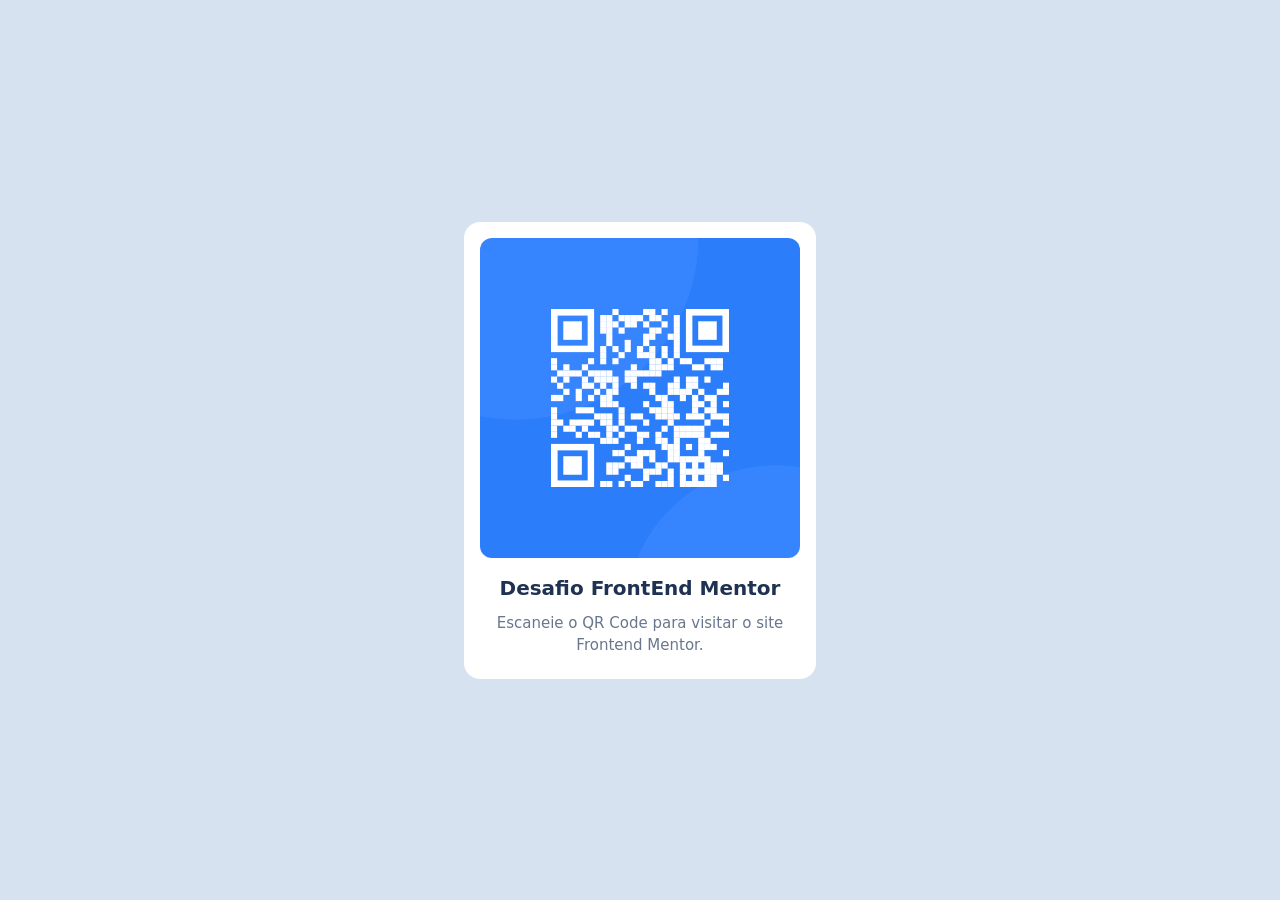
<file: index.html>
<!DOCTYPE html>
<html lang="pt-br">
<head>
    <meta charset="UTF-8">
    <meta name="viewport" content="width=device-width, initial-scale=1.0">
    <link rel="icon" type="image/x-icon" href="img/icon.png">
    <link rel="stylesheet" href="styles.css">
    <title>Desafio 1</title>
</head>
<body>
    <main>
        <section class="card">
            <img class="qrcode_card" src="img/qrcode.png" alt="QR Code" />
            <h1 class="titulo_card">Desafio FrontEnd Mentor</h1>
            <p class="texto_card">Escaneie o QR Code para visitar o site Frontend Mentor.</p>
        </section>
    </main>
</body>
</html>
</file>
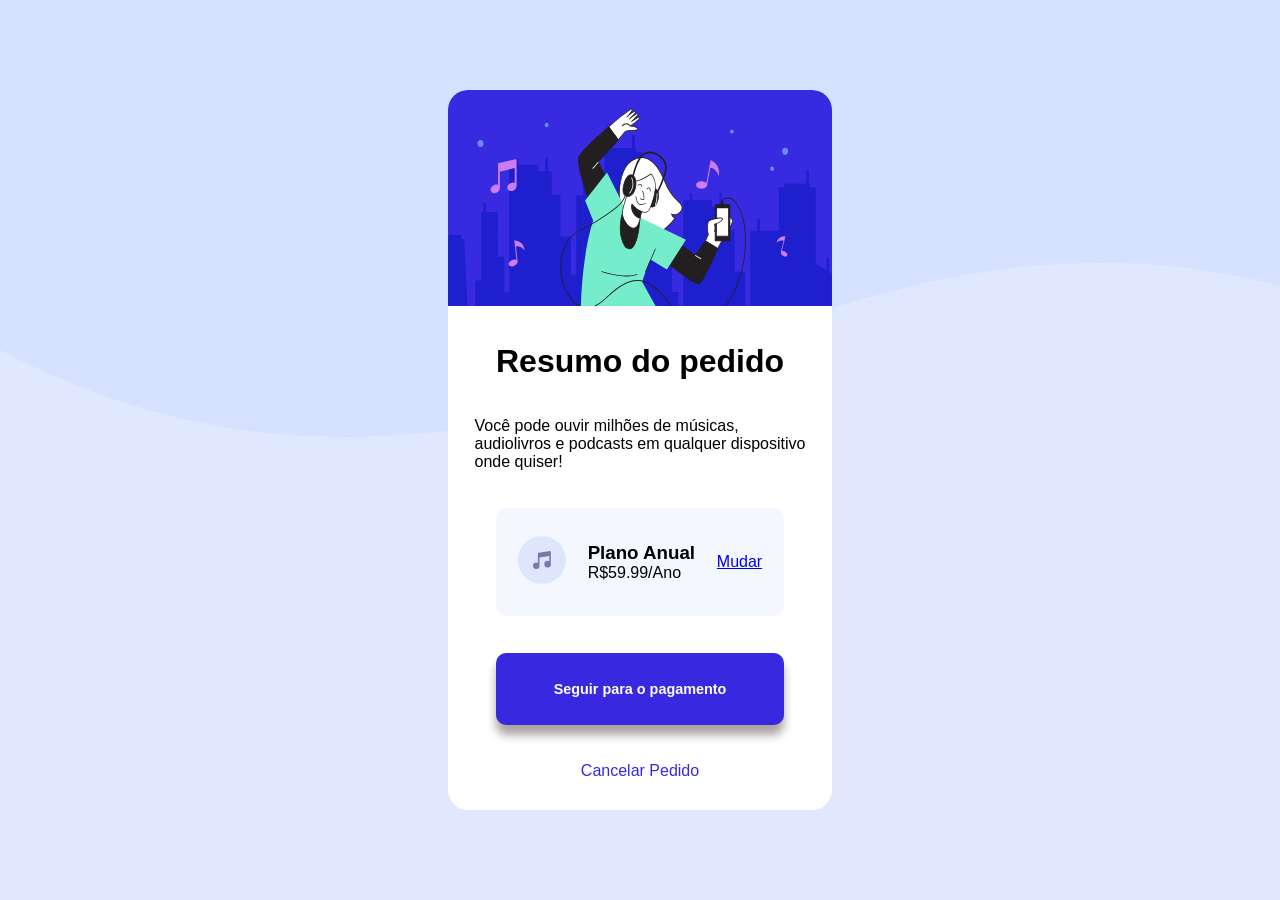
<file: Desafio2/index.html>
<!DOCTYPE html>
<html lang="en">
<head>
    <meta charset="UTF-8">
    <meta name="viewport" content="width=device-width, initial-scale=1.0">
    <link rel="icon" href="img/icon.png" type="image/x-icon">
    <link rel="stylesheet" href="styles.css">
    <title>Desafio 2</title>
</head>
<body>
    <div class="container">
        <img class="ilustracao" src="img/ilustracao.svg" alt="ilustracao">
        <h1>Resumo do pedido</h1>
        <p>Você pode ouvir milhões de músicas, <br>
        audiolivros e podcasts em qualquer dispositivo <br>
        onde quiser!</p>
        <div class="plano">
            <div>
                <img src="img/icon-music.svg" alt="icone_musica">
            </div>
            <div>
                <h3>Plano Anual</h3>
                <p>R$59.99/Ano</p>
            </div>
            <div>
                <a href="#">Mudar</a>
            </div>
        </div>
        <button class="botao1">Seguir para o pagamento</button>
        <a class="botao2" href="#">Cancelar Pedido</a>
    </div>
</body>
</html>
</file>
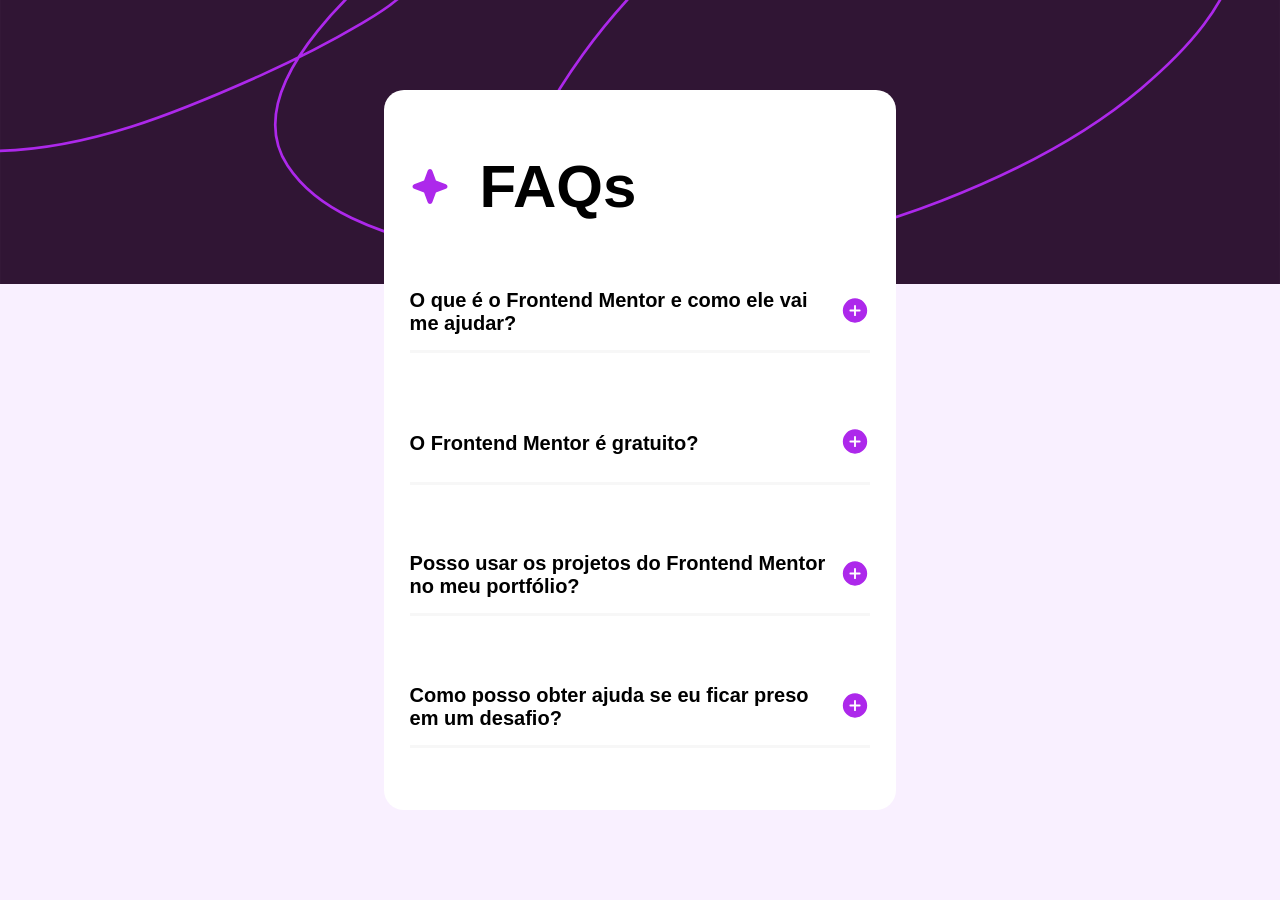
<file: Desafio3/index.html>
<!DOCTYPE html>
<html lang="pt-br">
<head>
    <meta charset="UTF-8">
    <meta name="viewport" content="width=device-width, initial-scale=1.0">
    <link rel="stylesheet" href="styles.css">
    <link rel="icon" href="img/icon.png" type="image/x-icon">
    <title>Desafio 3</title>
</head>
<body>
    <div class="card">
        <div class="topo_card">
            <img src="img/icon-star.svg" alt="icone de estrela">
            <h1>FAQs</h1>
        </div>
        <div class="perguntas">
            <h4>O que é o Frontend Mentor e como ele vai me ajudar?</h4>
            <button class="btn"><img class="icone" src="img/icon-plus.svg" alt=""></button>
        </div>
        <p class="resposta" style="display: none;">O Frontend Mentor oferece desafios de programação realistas para ajudar desenvolvedores a aprimorar suas habilidades em desenvolvimento front-end por meio de projetos em HTML, CSS e JavaScript. É adequado para todos os níveis de experiência e ideal para construir um portfólio.</p>
        
        <div class="perguntas">
            <h4>O Frontend Mentor é gratuito?</h4>
            <button class="btn"><img class="icone" src="img/icon-plus.svg" alt=""></button>
        </div>
        <p class="resposta" style="display: none;">Sim! O Frontend Mentor oferece uma versão gratuita com diversos desafios para praticar HTML, CSS e JavaScript. Também existe um plano pago que disponibiliza desafios exclusivos, recursos extras e benefícios para quem deseja evoluir ainda mais.</p>

        <div class="perguntas">
            <h4>Posso usar os projetos do Frontend Mentor no meu portfólio?</h4>
            <button class="btn"><img class="icone" src="img/icon-plus.svg" alt=""></button>
        </div>
        <p class="resposta" style="display: none;">Com certeza. Todos os projetos desenvolvidos podem ser incluídos no seu portfólio, desde que você crie o código por conta própria. Eles são uma ótima forma de demonstrar suas habilidades para recrutadores e clientes.</p>

        <div class="perguntas"> 
            <h4>Como posso obter ajuda se eu ficar preso em um desafio?</h4>
            <button class="btn"><img class="icone" src="img/icon-plus.svg" alt=""></button>
        </div>
        <p class="resposta" style="display: none;">Se encontrar dificuldades, você pode pesquisar na documentação das tecnologias utilizadas, assistir a tutoriais, participar de comunidades de programação ou pedir ajuda em fóruns. Além disso, revisar seu código com calma costuma ajudar a identificar possíveis erros.</p>

    </div>
<script src="script.js"></script>
</body>
</html>
</file>
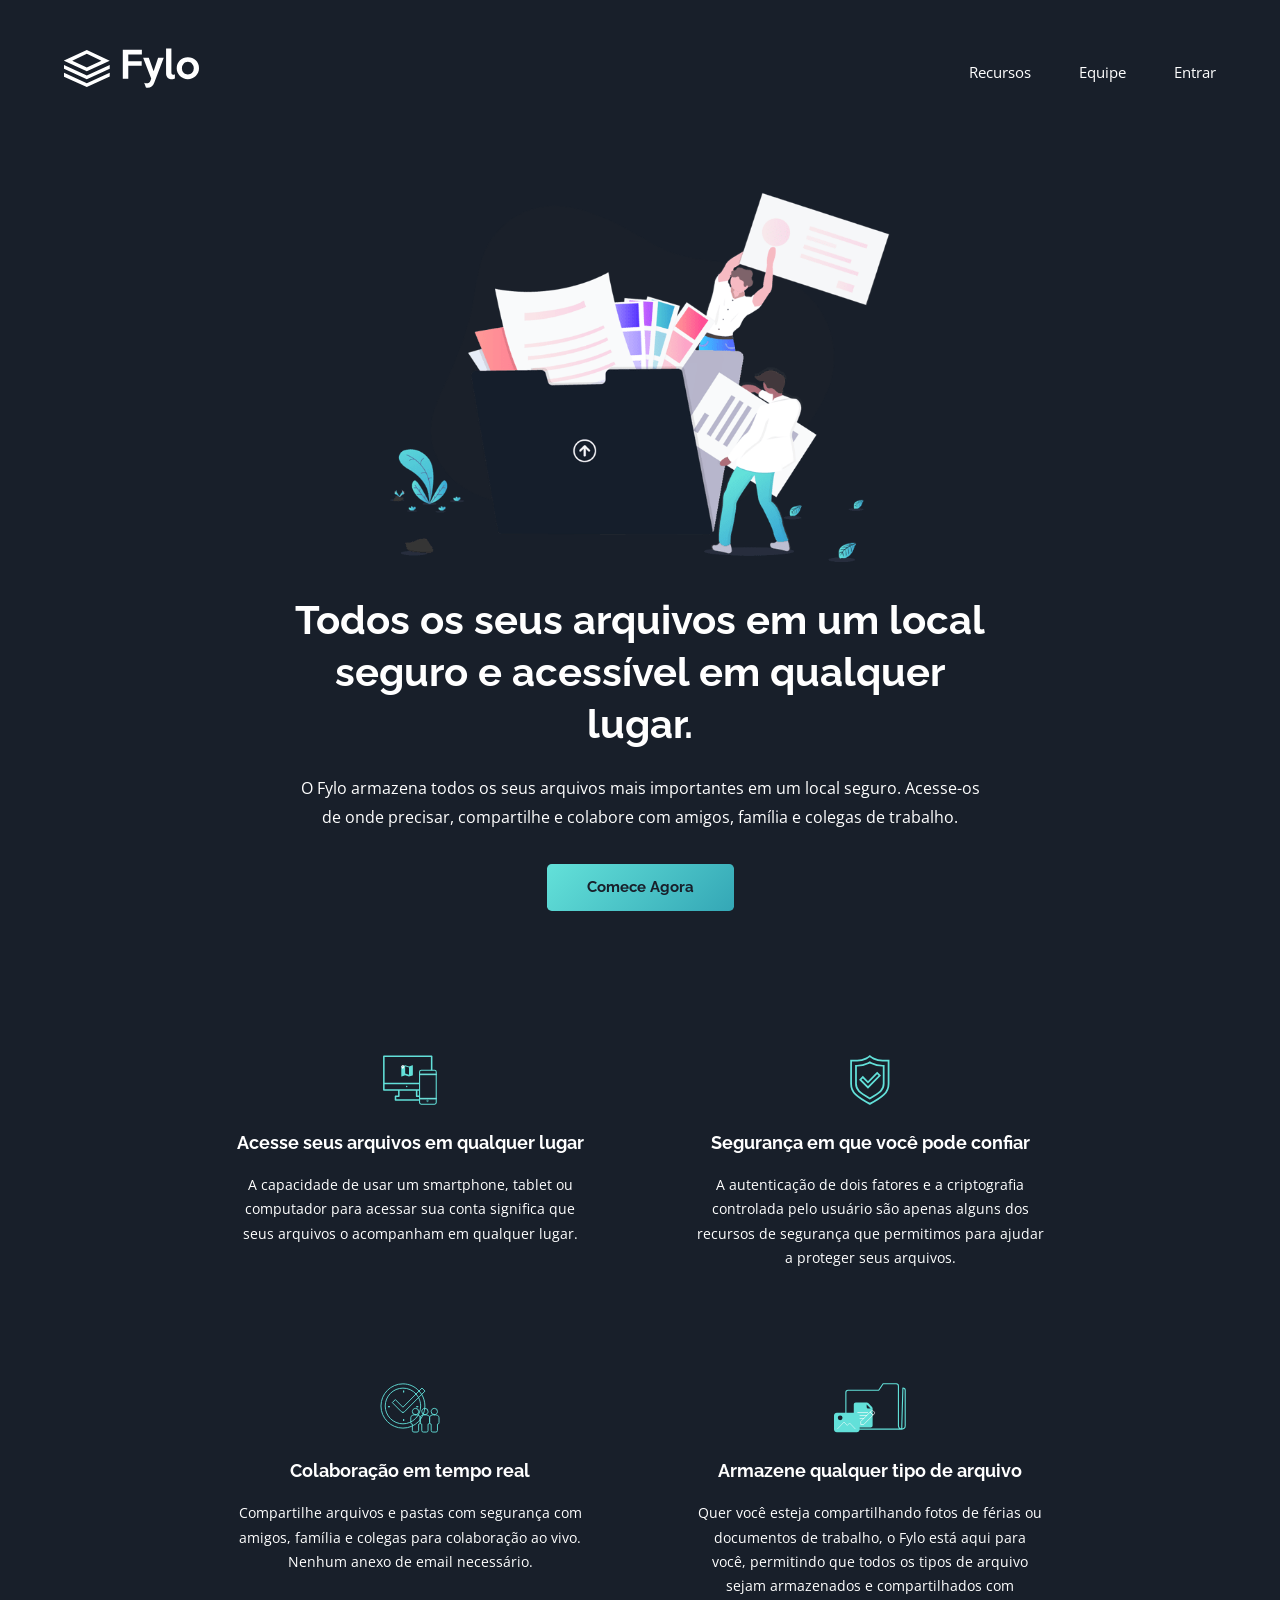
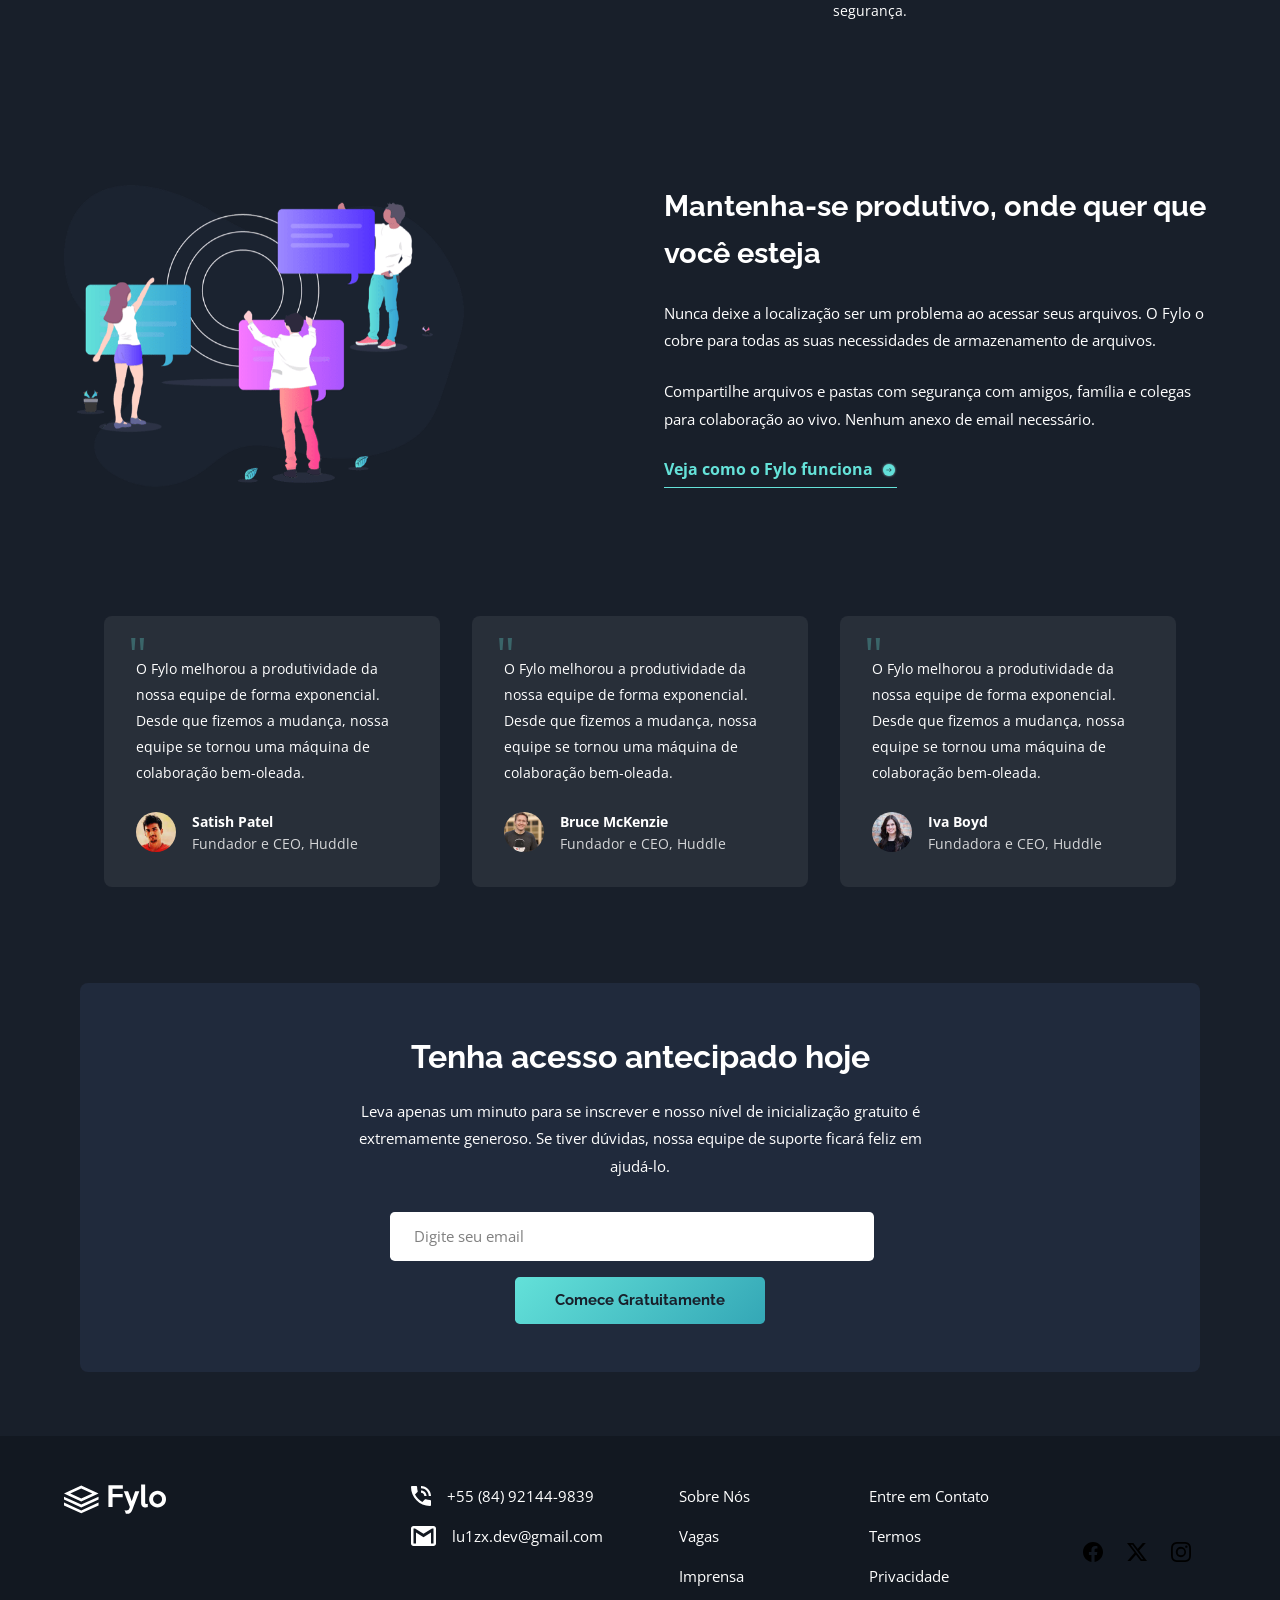
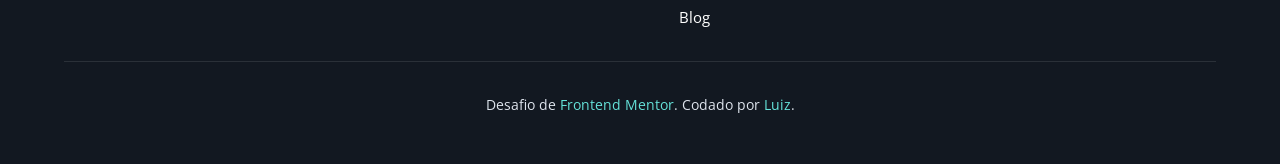
<file: Desafio4/index.html>
<!DOCTYPE html>
  <html lang="pt-br">
  <head>
    <meta charset="UTF-8">
    <meta name="viewport" content="width=device-width, initial-scale=1.0">
    <link rel="icon" type="image/png" sizes="32x32" href="img/favicon-32x32.png">
    <link rel="stylesheet" href="styles.css">
    <link href="https://fonts.googleapis.com/css2?family=Raleway:wght@400;700&family=Open+Sans:wght@400;700&display=swap" rel="stylesheet">
    <title>Fylo</title>
  </head>
  <body>
    <header>
      <div class="logo">
        <img src="img/logo.svg" alt="Logo Fylo">
      </div>
      <nav class="navegacao-links">
        <a href="#">Recursos</a>
        <a href="#">Equipe</a>
        <a href="#">Entrar</a>
      </nav>
    </header>

    <section class="hero">
      <div class="hero-conteudo">
        <img src="img/illustration-intro.png" alt="Ilustração" class="hero-imagem">
        <h1>Todos os seus arquivos em um local seguro e acessível em qualquer lugar.</h1>
        <p>O Fylo armazena todos os seus arquivos mais importantes em um local seguro. Acesse-os de onde precisar, compartilhe e colabore com amigos, família e colegas de trabalho.</p>
        <button class="botao-primario" id="btn-comecar">Comece Agora</button>
      </div>
    </section>

    <section class="recursos">
      <div class="cartao-recurso">
        <img src="img/icon-access-anywhere.svg" alt="Acesso" class="icone-recurso">
        <h3>Acesse seus arquivos em qualquer lugar</h3>
        <p>A capacidade de usar um smartphone, tablet ou computador para acessar sua conta significa que seus arquivos o acompanham em qualquer lugar.</p>
      </div>
      <div class="cartao-recurso">
        <img src="img/icon-security.svg" alt="Segurança" class="icone-recurso">
        <h3>Segurança em que você pode confiar</h3>
        <p>A autenticação de dois fatores e a criptografia controlada pelo usuário são apenas alguns dos recursos de segurança que permitimos para ajudar a proteger seus arquivos.</p>
      </div>
      <div class="cartao-recurso">
        <img src="img/icon-collaboration.svg" alt="Colaboração" class="icone-recurso">
        <h3>Colaboração em tempo real</h3>
        <p>Compartilhe arquivos e pastas com segurança com amigos, família e colegas para colaboração ao vivo. Nenhum anexo de email necessário.</p>
      </div>
      <div class="cartao-recurso">
        <img src="img/icon-any-file.svg" alt="Tipos de Arquivo" class="icone-recurso">
        <h3>Armazene qualquer tipo de arquivo</h3>
        <p>Quer você esteja compartilhando fotos de férias ou documentos de trabalho, o Fylo está aqui para você, permitindo que todos os tipos de arquivo sejam armazenados e compartilhados com segurança.</p>
      </div>
    </section>

    <section class="produtividade">
      <div class="produtividade-conteudo">
        <img src="img/illustration-stay-productive.png" alt="Mantenha-se Produtivo" class="produtividade-imagem">
        <div class="produtividade-texto">
          <h2>Mantenha-se produtivo, onde quer que você esteja</h2>
          <p>Nunca deixe a localização ser um problema ao acessar seus arquivos. O Fylo o cobre para todas as suas necessidades de armazenamento de arquivos.</p>
          <p>Compartilhe arquivos e pastas com segurança com amigos, família e colegas para colaboração ao vivo. Nenhum anexo de email necessário.</p>
          <a href="#" class="link-com-seta">Veja como o Fylo funciona <img src="img/icon-arrow.svg" alt="Seta"></a>
        </div>
      </div>
    </section>

    <section class="depoimentos">
      <div class="cartao-depoimento">
        <p class="texto-depoimento">O Fylo melhorou a produtividade da nossa equipe de forma exponencial. Desde que fizemos a mudança, nossa equipe se tornou uma máquina de colaboração bem-oleada.</p>
        <div class="autor-depoimento">
          <img src="img/profile-1.jpg" alt="Satish Patel" class="avatar">
          <div>
            <p class="nome-autor">Satish Patel</p>
            <p class="titulo-autor">Fundador e CEO, Huddle</p>
          </div>
        </div>
      </div>
      <div class="cartao-depoimento">
        <p class="texto-depoimento">O Fylo melhorou a produtividade da nossa equipe de forma exponencial. Desde que fizemos a mudança, nossa equipe se tornou uma máquina de colaboração bem-oleada.</p>
        <div class="autor-depoimento">
          <img src="img/profile-2.jpg" alt="Bruce McKenzie" class="avatar">
          <div>
            <p class="nome-autor">Bruce McKenzie</p>
            <p class="titulo-autor">Fundador e CEO, Huddle</p>
          </div>
        </div>
      </div>
      <div class="cartao-depoimento">
        <p class="texto-depoimento">O Fylo melhorou a produtividade da nossa equipe de forma exponencial. Desde que fizemos a mudança, nossa equipe se tornou uma máquina de colaboração bem-oleada.</p>
        <div class="autor-depoimento">
          <img src="img/profile-3.jpg" alt="Iva Boyd" class="avatar">
          <div>
            <p class="nome-autor">Iva Boyd</p>
            <p class="titulo-autor">Fundadora e CEO, Huddle</p>
          </div>
        </div>
      </div>
    </section>

    <section class="cta" id="cta">
      <h2>Tenha acesso antecipado hoje</h2>
      <p>Leva apenas um minuto para se inscrever e nosso nível de inicialização gratuito é extremamente generoso. Se tiver dúvidas, nossa equipe de suporte ficará feliz em ajudá-lo.</p>
      <form class="formulario-cta" id="formulario-cta" novalidate>
        <input type="email" id="input-email" placeholder="Digite seu email" required>
        <span class="mensagem-erro" id="mensagem-erro"></span>
        <button type="submit" class="botao-primario">Comece Gratuitamente</button>
      </form>
    </section>

    <footer>
      <div class="rodape-conteudo">
        <div class="rodape-logo">
          <img src="img/logo.svg" alt="Logo Fylo">
        </div>
        <div class="secao-rodape">
          <p><img src="img/icon-phone.svg" alt="Telefone"> +55 (84) 92144-9839</p>
          <p><img src="img/icon-email.svg" alt="Email"> lu1zx.dev@gmail.com</p>
        </div>
        <div class="secao-rodape">
          <a href="#">Sobre Nós</a>
          <a href="#">Vagas</a>
          <a href="#">Imprensa</a>
          <a href="#">Blog</a>
        </div>
        <div class="secao-rodape">
          <a href="#">Entre em Contato</a>
          <a href="#">Termos</a>
          <a href="#">Privacidade</a>
        </div>
        <div class="rodape-redes-sociais">
          <a href="#"><img src="img/icon-facebook.svg" alt="Facebook"></a>
          <a href="#"><img src="img/icon-twitter.svg" alt="Twitter"></a>
          <a href="#"><img src="img/icon-instagram.svg" alt="Instagram"></a>
        </div>
      </div>
      <div class="atribuicao">
        Desafio de <a href="https://www.frontendmentor.io?ref=challenge">Frontend Mentor</a>. Codado por <a href="https://www.github.com/Lu1zJ0s3">Luiz</a>.
      </div>
    </footer>
    <script src="script.js"></script>
  </body>
  </html>
</file>
<file: styles.css>
* {
    margin: 0;
    padding: 0;
}

body {
    min-height: 100vh;
    display: flex;
    align-items: center;
    justify-content: center;
    background-color: hsl(212, 45%, 89%);
    font-family: Outfit, system-ui, -apple-system, Segoe UI, Roboto, Arial, sans-serif;
}

.card {
    width: 320px;
    border-radius: 16px;
    background: white;
    padding: 16px;
    text-align: center;
}

.qrcode_card {
    width: 100%;
    border-radius: 12px;
    display: block;
}

.titulo_card {
    font-size: 20px;
    margin: 18px 0 12px;
    color: hsl(218, 44%, 22%);
    font-weight: 700;
}

.texto_card {
    font-size: 15px;
    line-height: 1.5;
    color: hsl(216, 15%, 48%);
    padding: 0 6px 6px;
    font-weight: 400;
}
</file>
<file: Desafio2/styles.css>
* {
    margin: 0;
    padding: 0;
    font-family: 'Red Hat Display', sans-serif;
}

body {
    background-image: url('img/background.svg');
    background-repeat: no-repeat;
    background-color: hsl(225, 100%, 94%);
    display: flex;
    justify-content: center;
    align-items: center;
    height: 100vh;
}

.container {
    width: 30%;
    height: 80%;
    background-color: white;
    border-radius: 20px;
    display: flex;
    flex-direction: column;
    justify-content: space-between;
    align-items: center;
}

.ilustracao {
    width: 100%;
    height: 30%;
    border-top-left-radius: 20px;
    border-top-right-radius: 20px;
}

.plano{
    width:75%;
    height: 15%;
    display: flex;
    justify-content: space-evenly;
    align-items: center;
    background-color: hsl(225, 100%, 98%);
    border-radius: 10px;
}

.botao1 {
    width: 75%;
    height: 10%;
    font-size: 0.9rem;
    font-weight: bolder;
    color: white;
    background-color: hsl(245, 75%, 52%);
    border: none;
    border-radius: 10px;
    box-shadow: 0px 10px 10px rgb(172, 163, 163);
}

.botao1:hover {
    background-color: hsl(245, 75%, 62%);
    cursor: pointer;
}

.botao2 {
    padding-bottom: 30px;
    color:hsl(245, 75%, 52%);
    text-decoration: none;
}

.botao2:hover {
    cursor: pointer;
}
</file>
<file: Desafio3/styles.css>
* {
    margin: 0;
    padding: 0;
    box-sizing: border-box; 
}

body {
    font-family: 'Work Sans', sans-serif;
    background-image: url(img/background.svg);
    background-repeat: no-repeat;
    background-color: hsl(275, 100%, 97%);
    background-size: 100% auto; 
    background-position: top center;
    min-height: 100vh; 
    display: flex;
    justify-content: center;
    align-items: center;
}

.card {
    background-color: white;
    border-radius: 20px;
    display: flex;
    flex-direction: column;
    justify-content: space-evenly;
    align-items: center;
    width: 40%;
    height: 80vh;
    padding: 30px 0;
    gap: 20px;   
}

.perguntas {
    display: flex;
    align-items: center;
    gap: 15px;
    width: 90%;
    justify-content: space-between;
    border-bottom-style: solid;
    border-bottom-color: rgb(247, 247, 247) ;
    height: 12%;
}

.perguntas button {
    border: none;
    background-color: hsl(0, 0%, 100%);
}

.topo_card {
    display: flex;
    width: 90%;
    gap: 30px;
}

h1 {
    font-size: 60px;
}

h4 {
    font-size: 20px;
}

p {
    width: 90%;
    color: rgb(139, 139, 139) ;
}
</file>
<file: Desafio4/styles.css>
* {
  margin: 0;
  padding: 0;
  box-sizing: border-box;
}

:root {
  --dark-blue: hsl(218, 28%, 13%);
  --dark-blue-bg: hsl(219, 30%, 18%);
  --cyan: hsl(176, 68%, 64%);
  --cyan-hover: hsl(176, 68%, 50%);
  --light-text: hsl(0, 0%, 100%);
  --light-gray: hsl(217, 28%, 90%);
  --border-cyan: hsl(176, 100%, 50%);
}

body {
  font-family: 'Open Sans', sans-serif;
  background-color: var(--dark-blue);
  color: var(--light-text);
  line-height: 1.6;
  overflow-x: hidden;
}

header {
  display: flex;
  justify-content: space-between;
  align-items: center;
  padding: 3rem 5%;
  background-color: var(--dark-blue);
}

.logo img {
  height: 40px;
  width: auto;
}

.navegacao-links {
  display: flex;
  gap: 3rem;
  list-style: none;
}

.navegacao-links a {
  color: var(--light-text);
  text-decoration: none;
  font-size: 0.95rem;
  transition: color 0.3s ease;
  cursor: pointer;
}

.navegacao-links a:hover {
  color: var(--cyan);
}

.hero {
  background-color: var(--dark-blue);
  padding: 3rem 5%;
  text-align: center;
}

.hero-conteudo {
  display: flex;
  flex-direction: column;
  align-items: center;
  max-width: 700px;
  margin: 0 auto;
}

.hero-imagem {
  width: 100%;
  max-width: 500px;
  margin-bottom: 2rem;
  display: block;
}

.hero h1 {
  font-family: 'Raleway', sans-serif;
  font-size: 2.5rem;
  font-weight: 700;
  margin-bottom: 1.5rem;
  line-height: 1.3;
}

.hero p {
  font-size: 1rem;
  color: var(--light-text);
  margin-bottom: 2rem;
  line-height: 1.8;
}

.botao-primario {
  background: linear-gradient(135deg, #63e1d9 0%, #34a7b6 100%);
  color: var(--dark-blue);
  border: none;
  padding: 0.9rem 2.5rem;
  border-radius: 0.3rem;
  font-size: 0.95rem;
  font-weight: 700;
  cursor: pointer;
  transition: all 0.3s ease;
  font-family: 'Raleway', sans-serif;
}

.botao-primario:hover {
  background: linear-gradient(135deg, #7feae0 0%, #4ab3c2 100%);
  transform: scale(1.02);
}

.recursos {
  display: grid;
  grid-template-columns: repeat(auto-fit, minmax(280px, 1fr));
  gap: 3rem;
  padding: 4rem 5%;
  background-color: var(--dark-blue);
  max-width: 1000px;
  margin: 0 auto;
}

.cartao-recurso {
  text-align: center;
  padding: 2rem;
}

.icone-recurso {
  height: 50px;
  width: auto;
  margin-bottom: 1.5rem;
  display: block;
  margin-left: auto;
  margin-right: auto;
}

.cartao-recurso h3 {
  font-family: 'Raleway', sans-serif;
  font-size: 1.1rem;
  font-weight: 700;
  margin-bottom: 1rem;
}

.cartao-recurso p {
  font-size: 0.9rem;
  color: var(--light-text);
  line-height: 1.7;
}

.produtividade {
  background-color: var(--dark-blue);
  padding: 4rem 5%;
}

.produtividade-conteudo {
  display: grid;
  grid-template-columns: 1fr 1fr;
  gap: 3rem;
  align-items: center;
  max-width: 1200px;
  margin: 0 auto;
}

.produtividade-imagem {
  width: 100%;
  max-width: 400px;
  display: block;
}

.produtividade-texto h2 {
  font-family: 'Raleway', sans-serif;
  font-size: 1.8rem;
  font-weight: 700;
  margin-bottom: 1.5rem;
}

.produtividade-texto p {
  font-size: 0.95rem;
  margin-bottom: 1.5rem;
  line-height: 1.8;
}

.link-com-seta {
  display: inline-flex;
  align-items: center;
  color: var(--cyan);
  text-decoration: none;
  font-weight: 700;
  border-bottom: 1px solid var(--cyan);
  padding-bottom: 0.3rem;
  transition: all 0.3s ease;
  gap: 0.5rem;
}

.link-com-seta:hover {
  color: var(--light-text);
  border-bottom-color: var(--light-text);
}

.link-com-seta img {
  height: 16px;
  width: auto;
}

.depoimentos {
  background-color: var(--dark-blue);
  padding: 4rem 5%;
  display: grid;
  grid-template-columns: repeat(auto-fit, minmax(300px, 1fr));
  gap: 2rem;
  max-width: 1200px;
  margin: 0 auto;
}

.cartao-depoimento {
  background-color: rgba(255, 255, 255, 0.07);
  padding: 2rem;
  border-radius: 0.5rem;
  position: relative;
  padding-top: 2.5rem;
}

.cartao-depoimento::before {
  content: '"';
  position: absolute;
  top: 0;
  left: 1.5rem;
  font-size: 3rem;
  color: var(--cyan);
  opacity: 0.3;
}

.texto-depoimento {
  font-size: 0.9rem;
  line-height: 1.8;
  margin-bottom: 1.5rem;
}

.autor-depoimento {
  display: flex;
  align-items: center;
  gap: 1rem;
}

.avatar {
  width: 40px;
  height: 40px;
  border-radius: 50%;
  object-fit: cover;
}

.nome-autor {
  font-weight: 700;
  font-size: 0.9rem;
  margin: 0;
}

.titulo-autor {
  font-size: 0.85rem;
  color: var(--light-text);
  margin: 0;
  opacity: 0.8;
}

.cta {
  background-color: var(--dark-blue-bg);
  padding: 3rem 5%;
  text-align: center;
  margin: 2rem 5%;
  border-radius: 0.5rem;
  max-width: calc(90% - 2rem);
  margin-left: auto;
  margin-right: auto;
}

.cta h2 {
  font-family: 'Raleway', sans-serif;
  font-size: 2rem;
  font-weight: 700;
  margin-bottom: 1rem;
}

.cta p {
  font-size: 0.95rem;
  margin-bottom: 2rem;
  line-height: 1.8;
  max-width: 600px;
  margin-left: auto;
  margin-right: auto;
}

.formulario-cta {
  display: flex;
  gap: 1rem;
  max-width: 500px;
  margin: 0 auto;
  flex-wrap: wrap;
  justify-content: center;
}

.formulario-cta input {
  flex: 1;
  min-width: 250px;
  padding: 0.9rem 1.5rem;
  border: none;
  border-radius: 0.3rem;
  background-color: var(--light-text);
  color: var(--dark-blue);
  font-size: 0.95rem;
  font-family: 'Open Sans', sans-serif;
}

.formulario-cta input::placeholder {
  color: rgba(0, 0, 0, 0.5);
}

.formulario-cta button {
  min-width: 200px;
}

footer {
  background-color: hsl(217, 28%, 10%);
  padding: 3rem 5%;
  margin-top: 4rem;
}

.rodape-conteudo {
  display: grid;
  grid-template-columns: 2fr 1.5fr 1fr 1fr 1fr;
  gap: 2rem;
  max-width: 1200px;
  margin: 0 auto 2rem;
}

.rodape-logo img {
  height: 30px;
  width: auto;
}

.secao-rodape {
  display: flex;
  flex-direction: column;
  gap: 1rem;
}

.secao-rodape p {
  display: flex;
  align-items: center;
  gap: 1rem;
  font-size: 0.95rem;
}

.secao-rodape p img {
  height: 20px;
  width: auto;
}

.secao-rodape a {
  color: var(--light-text);
  text-decoration: none;
  font-size: 0.95rem;
  transition: color 0.3s ease;
}

.secao-rodape a:hover {
  color: var(--cyan);
}

.rodape-redes-sociais {
  display: flex;
  gap: 1.5rem;
  align-items: center;
  justify-content: center;
}

.rodape-redes-sociais a img {
  height: 20px;
  width: 20px;
  transition: transform 0.3s ease;
}

.rodape-redes-sociais a:hover img {
  transform: scale(1.2);
}

.atribuicao {
  text-align: center;
  font-size: 0.85rem;
  color: var(--light-gray);
  border-top: 1px solid rgba(255, 255, 255, 0.1);
  padding-top: 2rem;
}

.atribuicao a {
  color: var(--cyan);
  text-decoration: none;
}

.atribuicao a:hover {
  text-decoration: underline;
}

@media (max-width: 768px) {
  header {
    flex-direction: column;
    gap: 2rem;
    text-align: center;
  }

  .navegacao-links {
    flex-direction: column;
    gap: 1rem;
  }

  .hero h1 {
    font-size: 1.8rem;
  }

  .produtividade-conteudo {
    grid-template-columns: 1fr;
  }

  .rodape-conteudo {
    grid-template-columns: 1fr;
    gap: 1.5rem;
  }

  .formulario-cta {
    flex-direction: column;
  }

  .formulario-cta input,
  .formulario-cta button {
    width: 100%;
    min-width: auto;
  }
}
</file>
